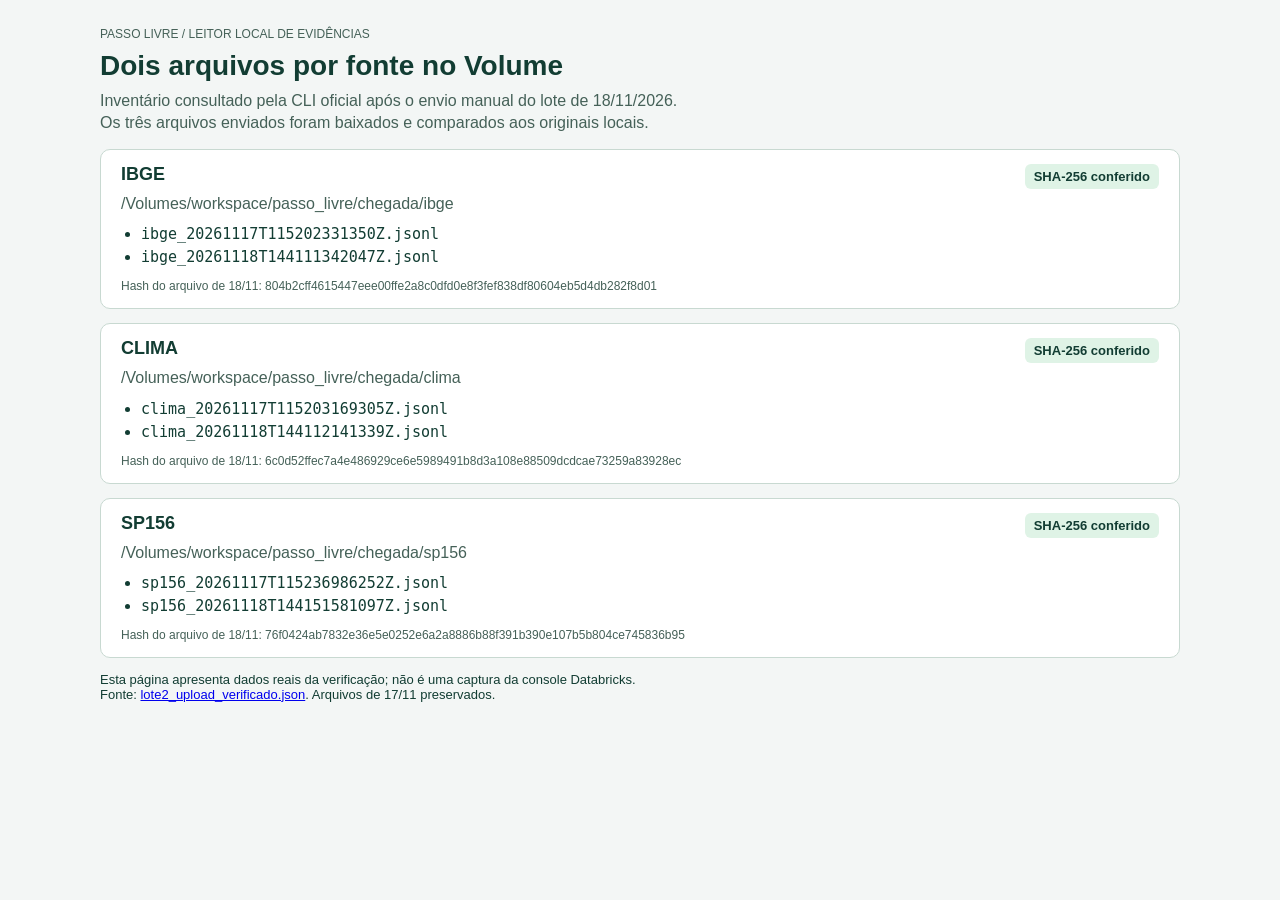
<file: bigdata/evidencias/lote2.html>
<!doctype html><html lang="pt-BR"><meta charset="utf-8"><title>Passo Livre — evidência de upload</title><style>body{margin:0;background:#f3f6f5;color:#123d33;font-family:Arial,sans-serif}main{max-width:1080px;margin:24px auto}h1{font-size:28px;margin:8px 0}p{line-height:1.4;color:#456158;margin:8px 0}section{background:white;border:1px solid #c8d9d1;border-radius:10px;padding:14px 20px;margin:14px 0}h2{font-size:18px;margin:0 0 8px}span{float:right;font-size:13px;background:#dff3e6;padding:5px 9px;border-radius:6px}li{font-family:monospace;font-size:15px;margin:5px 0}small{font-size:12px;color:#456158}footer{font-size:13px}ul{margin:10px 0;padding-left:20px}</style><main><small>PASSO LIVRE / LEITOR LOCAL DE EVIDÊNCIAS</small><h1>Dois arquivos por fonte no Volume</h1><p>Inventário consultado pela CLI oficial após o envio manual do lote de 18/11/2026.<br>Os três arquivos enviados foram baixados e comparados aos originais locais.</p><section><h2>IBGE <span>SHA-256 conferido</span></h2><p>/Volumes/workspace/passo_livre/chegada/ibge</p><ul><li>ibge_20261117T115202331350Z.jsonl</li><li>ibge_20261118T144111342047Z.jsonl</li></ul><small>Hash do arquivo de 18/11: 804b2cff4615447eee00ffe2a8c0dfd0e8f3fef838df80604eb5d4db282f8d01</small></section><section><h2>CLIMA <span>SHA-256 conferido</span></h2><p>/Volumes/workspace/passo_livre/chegada/clima</p><ul><li>clima_20261117T115203169305Z.jsonl</li><li>clima_20261118T144112141339Z.jsonl</li></ul><small>Hash do arquivo de 18/11: 6c0d52ffec7a4e486929ce6e5989491b8d3a108e88509dcdcae73259a83928ec</small></section><section><h2>SP156 <span>SHA-256 conferido</span></h2><p>/Volumes/workspace/passo_livre/chegada/sp156</p><ul><li>sp156_20261117T115236986252Z.jsonl</li><li>sp156_20261118T144151581097Z.jsonl</li></ul><small>Hash do arquivo de 18/11: 76f0424ab7832e36e5e0252e6a2a8886b88f391b390e107b5b804ce745836b95</small></section><footer>Esta página apresenta dados reais da verificação; não é uma captura da console Databricks.<br>Fonte: <a href="databricks/lote2_upload_verificado.json">lote2_upload_verificado.json</a>. Arquivos de 17/11 preservados.</footer></main></html>
</file>
